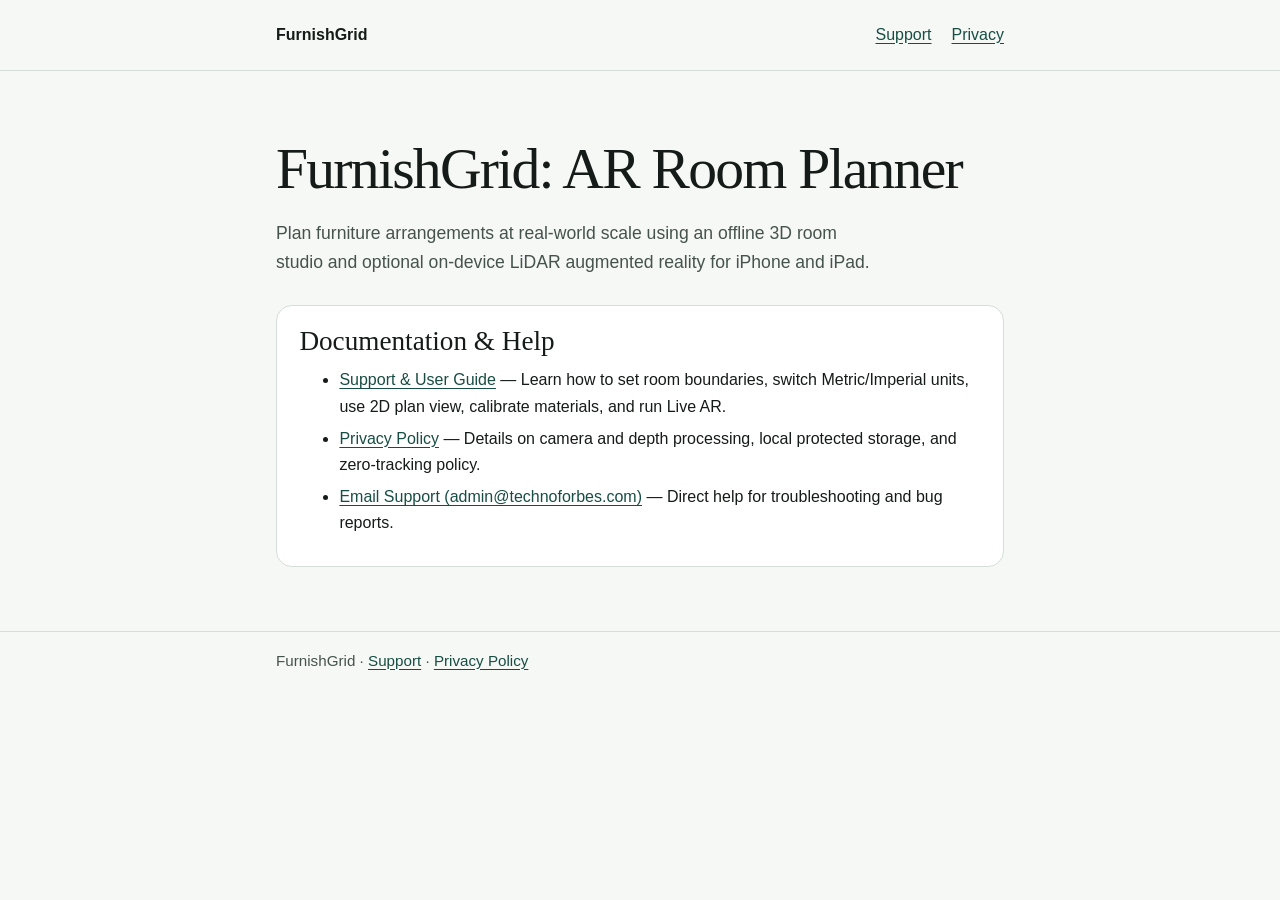
<file: index.html>
<!doctype html>
<html lang="en">
<head>
  <meta charset="utf-8">
  <meta name="viewport" content="width=device-width, initial-scale=1">
  <title>FurnishGrid — AR Room Planner</title>
  <meta name="description" content="Official support and privacy information for FurnishGrid: AR Room Planner for iPhone and iPad.">
  <link rel="stylesheet" href="site.css">
</head>
<body>
  <header>
    <nav class="wrap" aria-label="Site">
      <a href="index.html" aria-current="page">FurnishGrid</a>
      <ul>
        <li><a href="support.html">Support</a></li>
        <li><a href="privacy.html">Privacy</a></li>
      </ul>
    </nav>
  </header>
  <main class="wrap">
    <h1>FurnishGrid: AR Room Planner</h1>
    <p class="intro">Plan furniture arrangements at real-world scale using an offline 3D room studio and optional on-device LiDAR augmented reality for iPhone and iPad.</p>
    <section class="contact" aria-labelledby="resources">
      <h2 id="resources">Documentation &amp; Help</h2>
      <ul>
        <li><a href="support.html">Support &amp; User Guide</a> — Learn how to set room boundaries, switch Metric/Imperial units, use 2D plan view, calibrate materials, and run Live AR.</li>
        <li><a href="privacy.html">Privacy Policy</a> — Details on camera and depth processing, local protected storage, and zero-tracking policy.</li>
        <li><a href="mailto:admin@technoforbes.com">Email Support (admin@technoforbes.com)</a> — Direct help for troubleshooting and bug reports.</li>
      </ul>
    </section>
  </main>
  <footer>
    <div class="wrap">FurnishGrid · <a href="support.html">Support</a> · <a href="privacy.html">Privacy Policy</a></div>
  </footer>
</body>
</html>
</file>
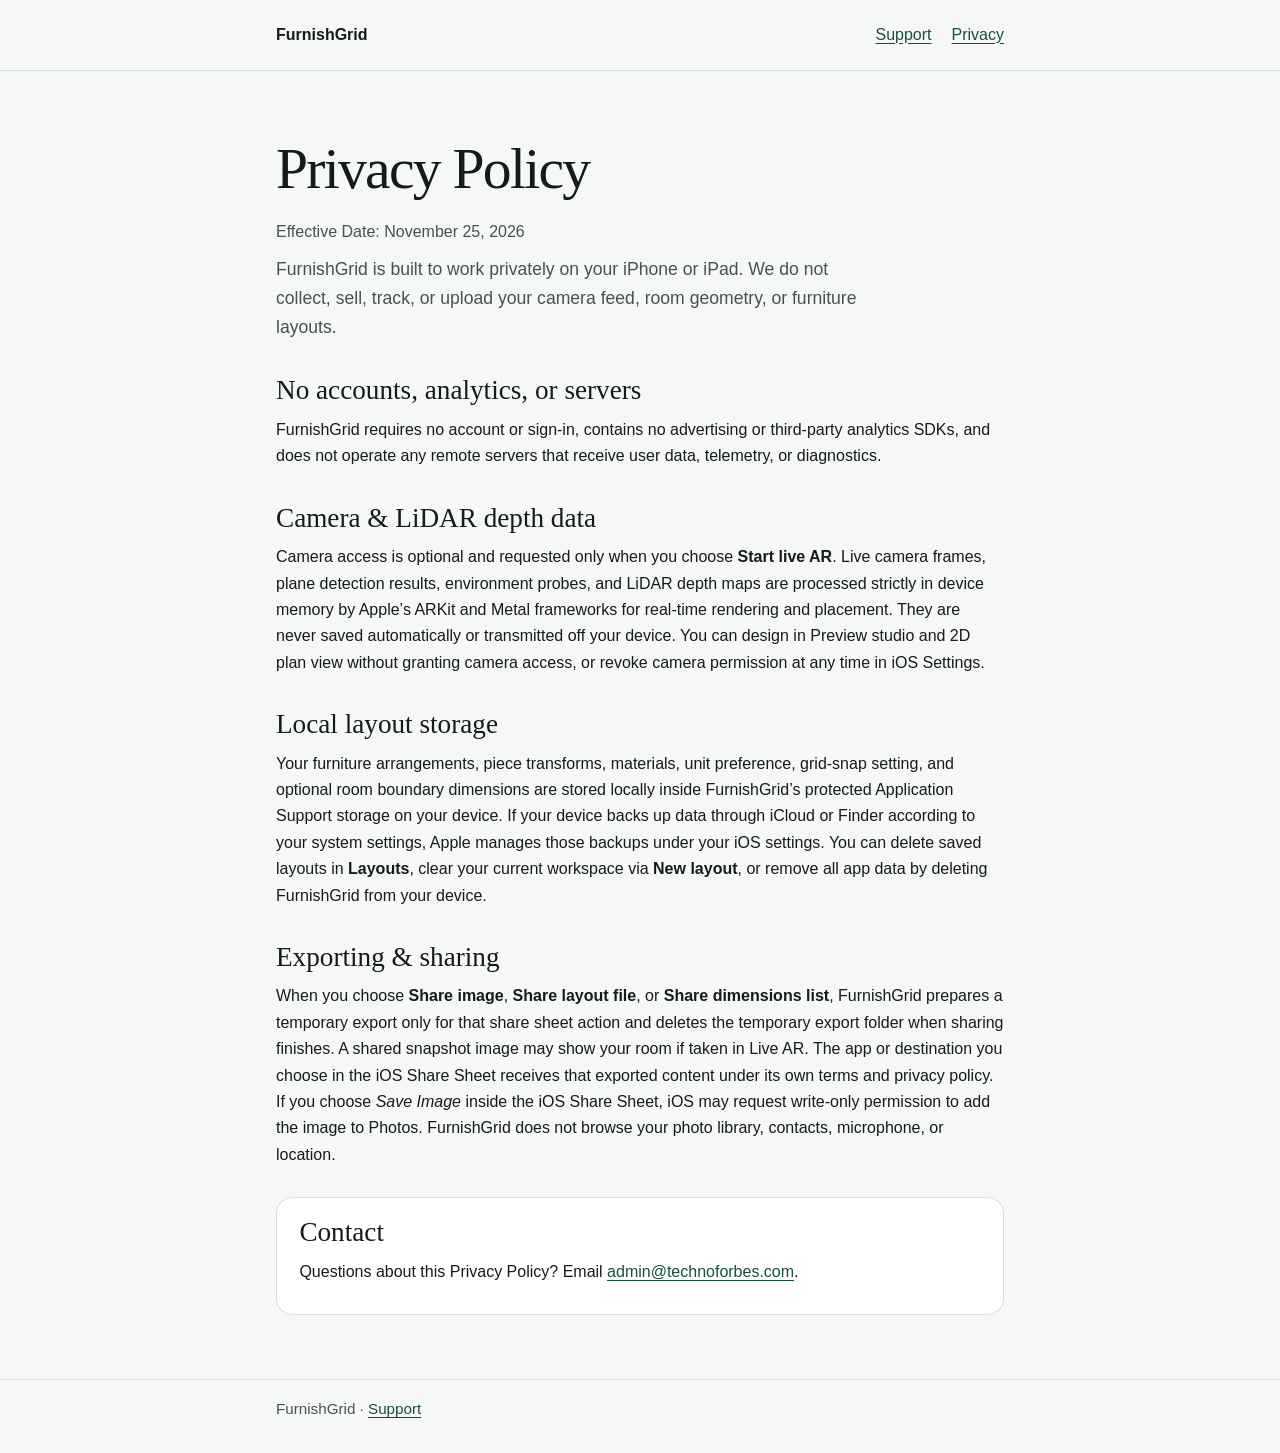
<file: privacy.html>
<!doctype html>
<html lang="en">
<head>
  <meta charset="utf-8">
  <meta name="viewport" content="width=device-width, initial-scale=1">
  <title>FurnishGrid Privacy Policy</title>
  <meta name="description" content="Privacy Policy for FurnishGrid: AR Room Planner. Zero accounts, zero analytics, on-device storage and AR processing only.">
  <link rel="stylesheet" href="site.css">
</head>
<body>
  <header>
    <nav class="wrap" aria-label="Site">
      <a href="index.html">FurnishGrid</a>
      <ul>
        <li><a href="support.html">Support</a></li>
        <li><a href="privacy.html" aria-current="page">Privacy</a></li>
      </ul>
    </nav>
  </header>
  <main class="wrap">
    <h1>Privacy Policy</h1>
    <p class="date">Effective Date: November 25, 2026</p>
    <p class="intro">FurnishGrid is built to work privately on your iPhone or iPad. We do not collect, sell, track, or upload your camera feed, room geometry, or furniture layouts.</p>

    <h2>No accounts, analytics, or servers</h2>
    <p>FurnishGrid requires no account or sign-in, contains no advertising or third-party analytics SDKs, and does not operate any remote servers that receive user data, telemetry, or diagnostics.</p>

    <h2>Camera &amp; LiDAR depth data</h2>
    <p>Camera access is optional and requested only when you choose <strong>Start live AR</strong>. Live camera frames, plane detection results, environment probes, and LiDAR depth maps are processed strictly in device memory by Apple’s ARKit and Metal frameworks for real-time rendering and placement. They are never saved automatically or transmitted off your device. You can design in Preview studio and 2D plan view without granting camera access, or revoke camera permission at any time in iOS Settings.</p>

    <h2>Local layout storage</h2>
    <p>Your furniture arrangements, piece transforms, materials, unit preference, grid-snap setting, and optional room boundary dimensions are stored locally inside FurnishGrid’s protected Application Support storage on your device. If your device backs up data through iCloud or Finder according to your system settings, Apple manages those backups under your iOS settings. You can delete saved layouts in <strong>Layouts</strong>, clear your current workspace via <strong>New layout</strong>, or remove all app data by deleting FurnishGrid from your device.</p>

    <h2>Exporting &amp; sharing</h2>
    <p>When you choose <strong>Share image</strong>, <strong>Share layout file</strong>, or <strong>Share dimensions list</strong>, FurnishGrid prepares a temporary export only for that share sheet action and deletes the temporary export folder when sharing finishes. A shared snapshot image may show your room if taken in Live AR. The app or destination you choose in the iOS Share Sheet receives that exported content under its own terms and privacy policy. If you choose <em>Save Image</em> inside the iOS Share Sheet, iOS may request write-only permission to add the image to Photos. FurnishGrid does not browse your photo library, contacts, microphone, or location.</p>

    <section class="contact" aria-labelledby="privacy-contact">
      <h2 id="privacy-contact">Contact</h2>
      <p>Questions about this Privacy Policy? Email <a href="mailto:admin@technoforbes.com">admin@technoforbes.com</a>.</p>
    </section>
  </main>
  <footer>
    <div class="wrap">FurnishGrid · <a href="support.html">Support</a></div>
  </footer>
</body>
</html>
</file>
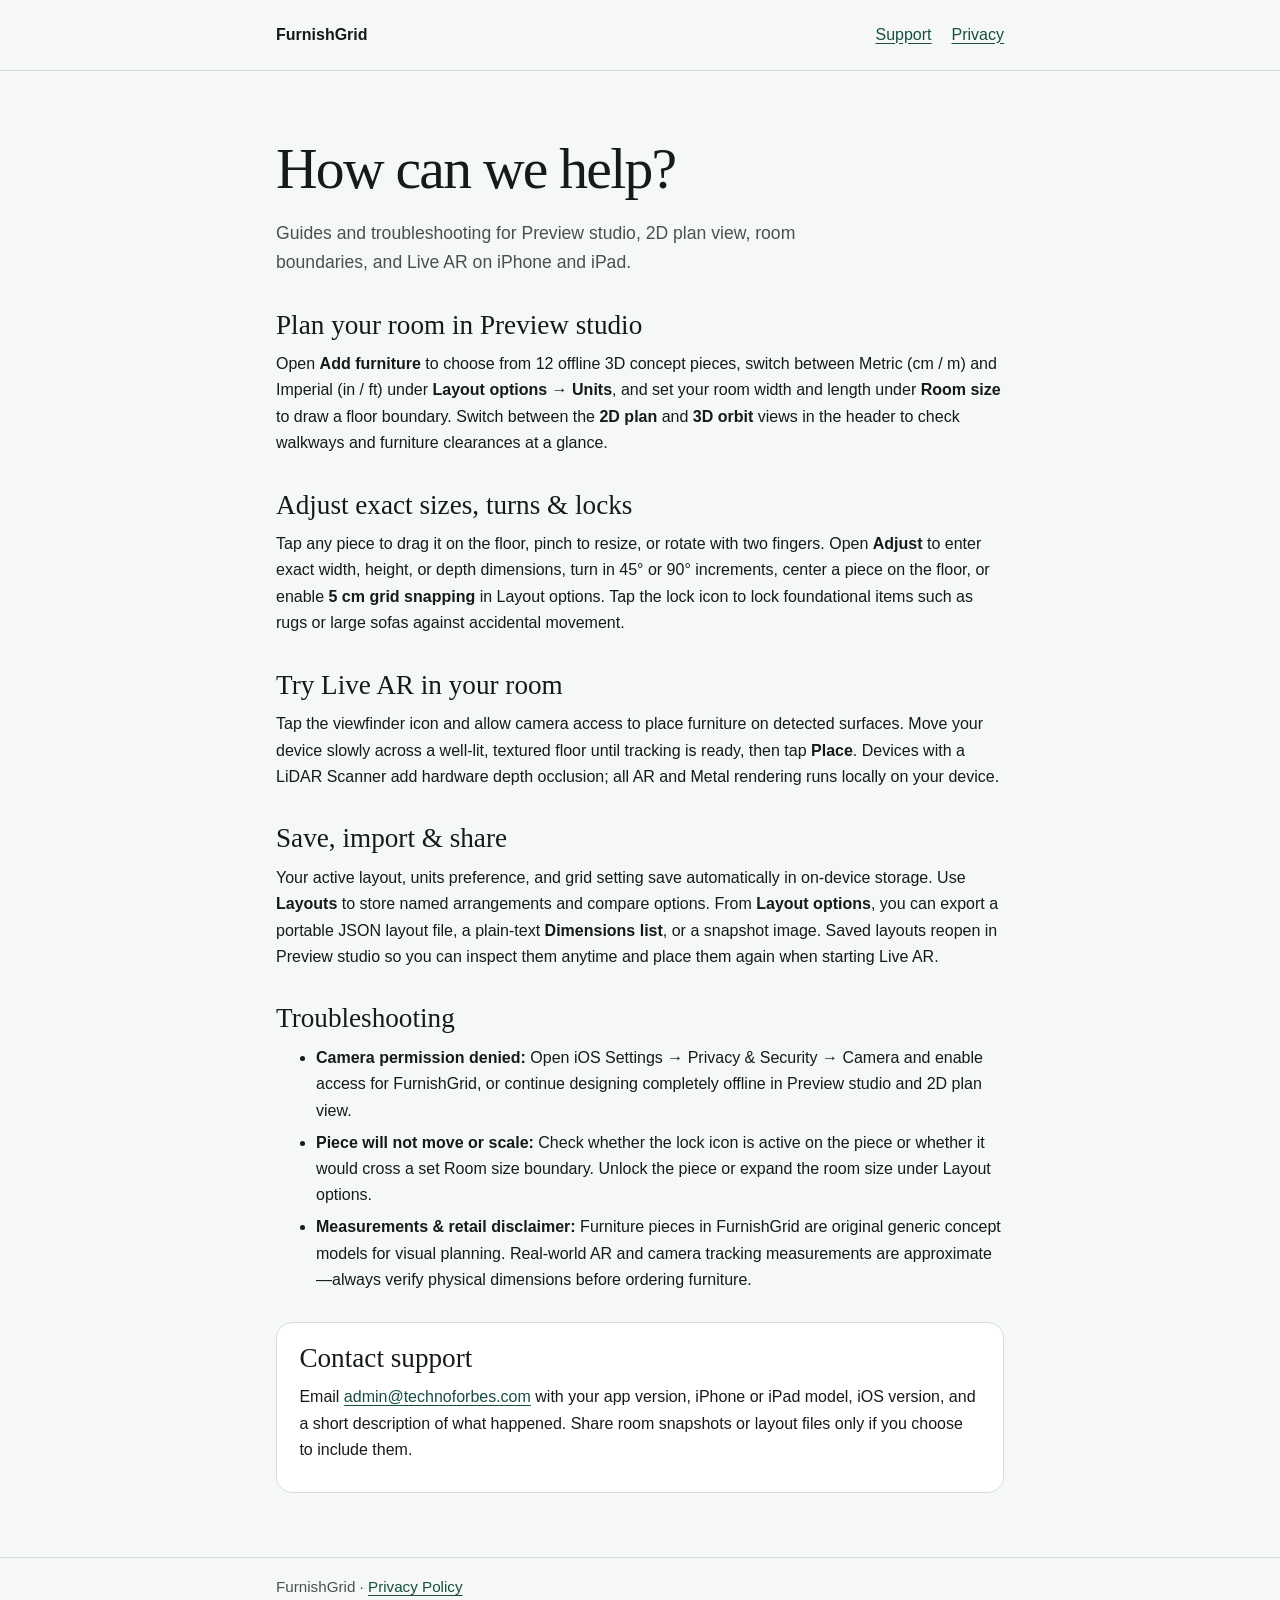
<file: support.html>
<!doctype html>
<html lang="en">
<head>
  <meta charset="utf-8">
  <meta name="viewport" content="width=device-width, initial-scale=1">
  <title>FurnishGrid Support</title>
  <meta name="description" content="Get help with FurnishGrid room boundaries, metric and imperial units, 2D plan view, Live AR placement, and saved layouts.">
  <link rel="stylesheet" href="site.css">
</head>
<body>
  <header>
    <nav class="wrap" aria-label="Site">
      <a href="index.html">FurnishGrid</a>
      <ul>
        <li><a href="support.html" aria-current="page">Support</a></li>
        <li><a href="privacy.html">Privacy</a></li>
      </ul>
    </nav>
  </header>
  <main class="wrap">
    <h1>How can we help?</h1>
    <p class="intro">Guides and troubleshooting for Preview studio, 2D plan view, room boundaries, and Live AR on iPhone and iPad.</p>

    <h2>Plan your room in Preview studio</h2>
    <p>Open <strong>Add furniture</strong> to choose from 12 offline 3D concept pieces, switch between Metric (cm / m) and Imperial (in / ft) under <strong>Layout options → Units</strong>, and set your room width and length under <strong>Room size</strong> to draw a floor boundary. Switch between the <strong>2D plan</strong> and <strong>3D orbit</strong> views in the header to check walkways and furniture clearances at a glance.</p>

    <h2>Adjust exact sizes, turns &amp; locks</h2>
    <p>Tap any piece to drag it on the floor, pinch to resize, or rotate with two fingers. Open <strong>Adjust</strong> to enter exact width, height, or depth dimensions, turn in 45° or 90° increments, center a piece on the floor, or enable <strong>5 cm grid snapping</strong> in Layout options. Tap the lock icon to lock foundational items such as rugs or large sofas against accidental movement.</p>

    <h2>Try Live AR in your room</h2>
    <p>Tap the viewfinder icon and allow camera access to place furniture on detected surfaces. Move your device slowly across a well-lit, textured floor until tracking is ready, then tap <strong>Place</strong>. Devices with a LiDAR Scanner add hardware depth occlusion; all AR and Metal rendering runs locally on your device.</p>

    <h2>Save, import &amp; share</h2>
    <p>Your active layout, units preference, and grid setting save automatically in on-device storage. Use <strong>Layouts</strong> to store named arrangements and compare options. From <strong>Layout options</strong>, you can export a portable JSON layout file, a plain-text <strong>Dimensions list</strong>, or a snapshot image. Saved layouts reopen in Preview studio so you can inspect them anytime and place them again when starting Live AR.</p>

    <h2>Troubleshooting</h2>
    <ul>
      <li><strong>Camera permission denied:</strong> Open iOS Settings → Privacy &amp; Security → Camera and enable access for FurnishGrid, or continue designing completely offline in Preview studio and 2D plan view.</li>
      <li><strong>Piece will not move or scale:</strong> Check whether the lock icon is active on the piece or whether it would cross a set Room size boundary. Unlock the piece or expand the room size under Layout options.</li>
      <li><strong>Measurements &amp; retail disclaimer:</strong> Furniture pieces in FurnishGrid are original generic concept models for visual planning. Real-world AR and camera tracking measurements are approximate—always verify physical dimensions before ordering furniture.</li>
    </ul>

    <section class="contact" aria-labelledby="support-contact">
      <h2 id="support-contact">Contact support</h2>
      <p>Email <a href="mailto:admin@technoforbes.com">admin@technoforbes.com</a> with your app version, iPhone or iPad model, iOS version, and a short description of what happened. Share room snapshots or layout files only if you choose to include them.</p>
    </section>
  </main>
  <footer>
    <div class="wrap">FurnishGrid · <a href="privacy.html">Privacy Policy</a></div>
  </footer>
</body>
</html>
</file>
<file: site.css>
:root {
  color-scheme: light dark;
  --background: #f6f8f6;
  --panel: #ffffff;
  --border: #d5ded8;
  --muted: #46534d;
  --accent: #174d42;
  --text: #151b18;
  font: 100%/1.65 -apple-system, BlinkMacSystemFont, "SF Pro Text", sans-serif;
}

@media (prefers-color-scheme: dark) {
  :root {
    --background: #101513;
    --panel: #19211d;
    --border: #313d37;
    --muted: #b5c1ba;
    --accent: #8cd1b5;
    --text: #f3f6f4;
  }
}

* { box-sizing: border-box; }
body { margin: 0; color: var(--text); background: var(--background); }
header { border-bottom: 1px solid var(--border); }
nav { display: flex; justify-content: space-between; align-items: center; flex-wrap: wrap; gap: .75rem 1.5rem; padding: 1rem 0; }
nav > a { font-weight: 700; text-decoration: none; color: var(--text); }
nav ul { display: flex; gap: 1.25rem; margin: 0; padding: 0; list-style: none; }
.wrap { max-width: 48rem; margin: auto; padding-inline: 1.25rem; }
main { padding-block: clamp(2rem, 6vw, 4rem); }
h1, h2 { font-family: Georgia, serif; font-weight: 400; line-height: 1.18; }
h1 { font-size: clamp(2.2rem, 6vw, 3.6rem); margin: 0 0 1rem; letter-spacing: -.03em; }
h2 { font-size: clamp(1.35rem, 3.5vw, 1.7rem); margin: 2rem 0 .45rem; }
p, ul { margin: .65rem 0; }
li { margin-block: .35rem; }
.intro, footer, .date { color: var(--muted); }
.intro { max-width: 38rem; font-size: 1.1rem; }
.contact { padding: 1.15rem 1.4rem; margin-block: 1.8rem 0; background: var(--panel); border: 1px solid var(--border); border-radius: 1rem; }
.contact h2 { margin: 0 0 .5rem; }
a { color: var(--accent); text-underline-offset: .17em; overflow-wrap: anywhere; }
a:focus-visible { outline: 2px solid var(--accent); outline-offset: 4px; border-radius: 2px; }
footer { padding: 1rem 0 2rem; border-top: 1px solid var(--border); font-size: .95rem; }
</file>
